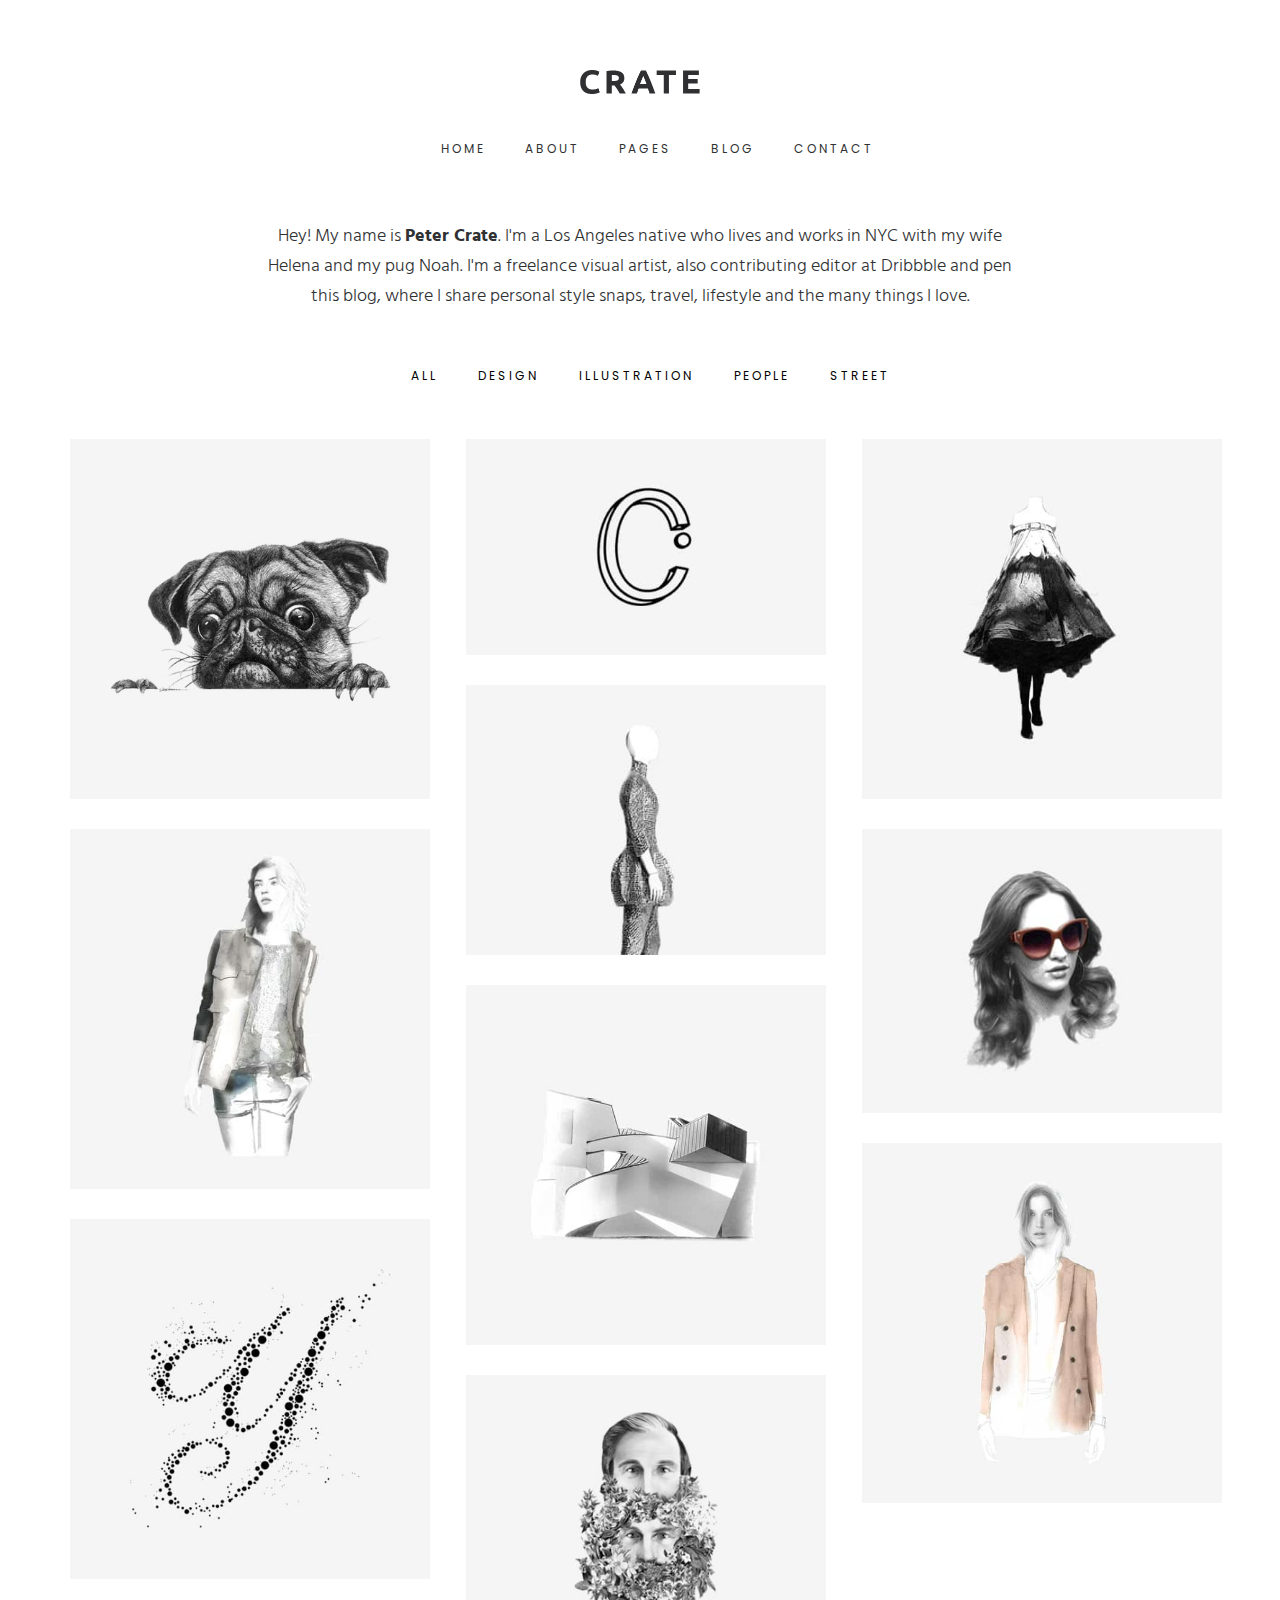
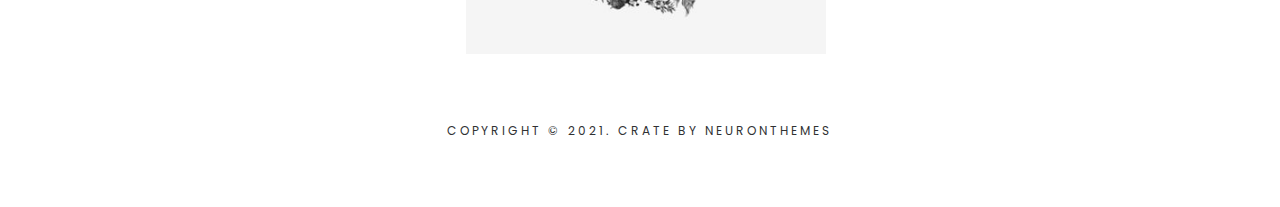
<file: crate-website/index.html>
<!doctype html>
<html lang="en">
<head>
  <meta charset="utf-8">
  <title>Crate</title>
  <meta name="viewport" content="width=device-width, initial-scale=1">
  <link rel="stylesheet" href="font-awesome/css/font-awesome.min.css">
  <link rel="preconnect" href="https://fonts.googleapis.com">
  <link rel="preconnect" href="https://fonts.gstatic.com" crossorigin>
  <link href="https://fonts.googleapis.com/css2?family=Poppins:wght@300;400;500;700&display=swap" rel="stylesheet">
  <link rel="preconnect" href="https://fonts.googleapis.com">
  <link rel="preconnect" href="https://fonts.gstatic.com" crossorigin>
  <link href="https://fonts.googleapis.com/css2?family=Hind&display=swap" rel="stylesheet">
  <link rel="stylesheet" href="css/normalize.css">
  <link rel="stylesheet" href="css/main.css">
</head>
    <body>
        <header class="header">
            <div class="resize">
                <div class="header__inner">
                    <div class="logo">
                        <a href="index.html">
                            <img src="img/logo.png">
                        </a>
                    </div>
                    <div class="burger" id="burger">
                        <a id="js-nav" href="#">
                            <button class="menu" onclick="this.classList.toggle('opened');this.setAttribute('aria-expanded', this.classList.contains('opened'))" aria-label="Main Menu">
                                <svg width="25" height="25" viewBox="0 0 100 100">
                                    <path class="line line1" d="M 20,29.000046 H 80.000231 C 80.000231,29.000046 94.498839,28.817352 94.532987,66.711331 94.543142,77.980673 90.966081,81.670246 85.259173,81.668997 79.552261,81.667751 75.000211,74.999942 75.000211,74.999942 L 25.000021,25.000058" />
                                    <path class="line line2" d="M 20,50 H 80" />
                                    <path class="line line3" d="M 20,70.999954 H 80.000231 C 80.000231,70.999954 94.498839,71.182648 94.532987,33.288669 94.543142,22.019327 90.966081,18.329754 85.259173,18.331003 79.552261,18.332249 75.000211,25.000058 75.000211,25.000058 L 25.000021,74.999942" />
                                </svg>
                            </button>
                        </a>
                    </div>
                </div>
                <nav class="nav active" id="js-toggle-nav-wrap">
                    <menu class="list">
                        <li class="list__item">
                            <a class="nav__link underline" href="index.html">Home</a>
                        </li>
                        <li class="list__item">
                            <a class="nav__link underline" href="about.html">About</a>
                        </li>
                        <li class="list__item dropdown">
                            <a class="nav__link underline" href="#">Pages</a>
                            <ul class="sub__menu">
                                <li class="sub__menu-item">
                                    <a class="sub__link" href="#">Portfolio</a>
                                </li>
                                <li class="sub__menu-item dropdown">
                                    <a class="sub__link" href="blog-grid.html">Blog<i class="fa fa-chevron-right" aria-hidden="true"></i></a>
                                    <ul class="sub__menu">
                                        <li class="sub__menu-item">
                                            <a class="sub__link" href="blog-grid.html">Grid</a>
                                        </li>
                                        <li class="sub__menu-item">
                                            <a class="sub__link" href="full-width.html">Full width</a>
                                        </li>
                                        <li class="sub__menu-item">
                                            <a class="sub__link" href="blog-sidebar.html">Sidebar</a>
                                        </li>
                                    </ul>
                                </li>
                                <li class="sub__menu-item">
                                    <a class="sub__link" href="gallery.html">Gallery</a>
                                </li>
                            </ul>
                        </li>
                        <li class="list__item">
                            <a class="nav__link underline" href="blog-sidebar.html">Blog</a>
                        </li>
                        <li class="list__item">
                            <a class="nav__link underline" href="contacts.html">Contact</a>
                        </li>
                    </menu>
                </nav>
            </div>
        </header>
        <main>
            <div class="resize">
                <div class="page__title">
                    <p>
                        Hey! My name is <strong>Peter Crate</strong>. I'm a Los Angeles native who lives and works in NYC with my wife Helena and my pug Noah. I'm a freelance visual artist, also contributing editor at Dribbble and pen this blog, where I share personal style snaps, travel, lifestyle and the many things I love.
                    </p>
                </div>
                <div class="filters__wrapper">
                    <ul class="filters" id="filters">
                        <li class="filter__link active" data-filter="*">All</li>
                        <li class="filter__link design" data-filter=".design">Design</li>
                        <li class="filter__link illustration" data-filter=".illustration">Illustration</li>
                        <li class="filter__link people" data-filter=".people">People</li>
                        <li class="filter__link street" data-filter=".street">Street</li>
                    </ul>
                </div>
            </div>
        </main>
        <div class="grid grid__wrapper">
            <div class="grid-item people" data-category="people">
                <img src="img/main1.jpg" alt="" >
                <div class="grid-content">
                    <div class="grid-title">Noah</div>
                    <div class="grid-text">People</div>
                </div>
            </div>
            <div class="grid-item design" data-category="design">
                <img src="img/main2.jpg" alt="" >
                <div class="grid-content">
                    <div class="grid-title">Crate</div>
                    <div class="grid-text">Design</div>
                </div>
            </div>
            <div class="grid-item street" data-category="street">
                <img src="img/main3.jpg" alt="" >
                <div class="grid-content">
                    <div class="grid-title">Dress</div>
                    <div class="grid-text">Street</div>
                </div>
            </div>
            <div class="grid-item design" data-category="design">
                <img src="img/main4.jpg" alt="" >
                <div class="grid-content">
                    <div class="grid-title">Sculpture</div>
                    <div class="grid-text">Design</div>
                </div>
            </div>
            <div class="grid-item people" data-category="people">
                <img src="img/main5.jpg" alt="" >
                <div class="grid-content">
                    <div class="grid-title">Sketch Girl</div>
                    <div class="grid-text">People</div>
                </div>
            </div>
            <div class="grid-item street" data-category="street">
                <img src="img/main6.jpg" alt="" >
                <div class="grid-content">
                    <div class="grid-title">Portrait</div>
                    <div class="grid-text">Street</div>
                </div>
            </div>
            <div class="grid-item illustration" data-category="illustration">
                <img src="img/main7.jpg" alt="" >
                <div class="grid-content">
                    <div class="grid-title">Architecture</div>
                    <div class="grid-text">Illustration</div>
                </div>
            </div>
            <div class="grid-item illustration" data-category="illustration">
                <img src="img/main8.jpg" alt="" >
                <div class="grid-content">
                    <div class="grid-title">Fashionsta</div>
                    <div class="grid-text">Illustration</div>
                </div>
            </div>
            <div class="grid-item people" data-category="people">
                <img src="img/main9.jpg" alt="" >
                <div class="grid-content">
                    <div class="grid-title">Simple Letter</div>
                    <div class="grid-text">People</div>
                </div>
            </div>
            <div class="grid-item design" data-category="design">
                <img src="img/main10.jpg" alt="" >
                <div class="grid-content">
                    <div class="grid-title">Treebeard</div>
                    <div class="grid-text">Design</div>
                </div>
            </div>
        </div>
        <footer class="footer">
            <div class="resize">
                <p class="footer__copyright">Copyright © 2021. Crate by <a class="underline" href="#">NeuronThemes</a></p>
            </div>
        </footer>
        <script src="libs/jquery/jquery-3.6.0.min.js"></script>
        <script src="libs/iso/isotope.pkgd.min.js"></script>
        <script src="js/iso.js"></script>
        <script src="js/main.js"></script> 
    </body>
</html>
</file>
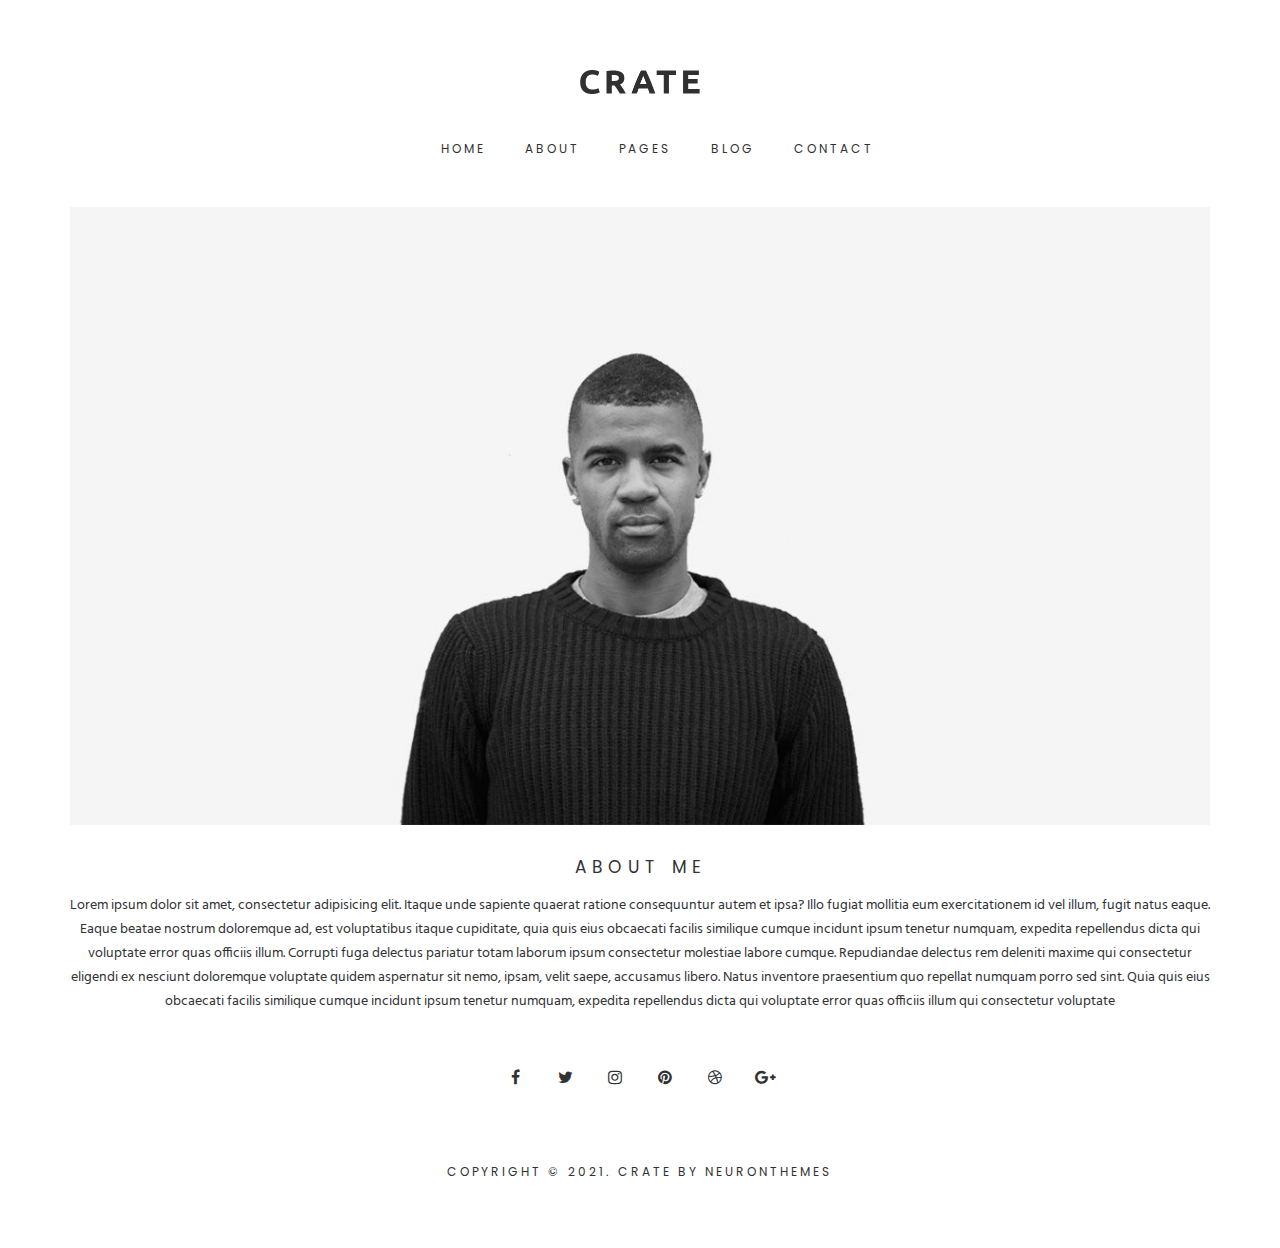
<file: crate-website/about.html>
<!doctype html>
<html lang="en">
<head>
  <meta charset="utf-8">
  <title>About</title>
  <meta name="viewport" content="width=device-width, initial-scale=1">
  <link rel="stylesheet" href="font-awesome/css/font-awesome.min.css">
  <link rel="preconnect" href="https://fonts.googleapis.com">
  <link rel="preconnect" href="https://fonts.gstatic.com" crossorigin>
  <link href="https://fonts.googleapis.com/css2?family=Poppins:wght@300;400;700&display=swap" rel="stylesheet">
  <link rel="preconnect" href="https://fonts.googleapis.com">
  <link rel="preconnect" href="https://fonts.gstatic.com" crossorigin>
  <link href="https://fonts.googleapis.com/css2?family=Hind&display=swap" rel="stylesheet">
  <link rel="stylesheet" href="css/normalize.css">
  <link rel="stylesheet" href="css/about.css">
</head>
<body>
  <header class="header">
    <div class="resize">
      <div class="header__inner">
        <div class="logo">
          <a href="index.html">
            <img src="img/logo.png">
          </a>
        </div>
        <div class="burger" id="burger">
          <a id="js-nav" href="#">
             <button class="menu" onclick="this.classList.toggle('opened');this.setAttribute('aria-expanded', this.classList.contains('opened'))" aria-label="Main Menu">
                <svg width="25" height="25" viewBox="0 0 100 100">
                    <path class="line line1" d="M 20,29.000046 H 80.000231 C 80.000231,29.000046 94.498839,28.817352 94.532987,66.711331 94.543142,77.980673 90.966081,81.670246 85.259173,81.668997 79.552261,81.667751 75.000211,74.999942 75.000211,74.999942 L 25.000021,25.000058" />
                    <path class="line line2" d="M 20,50 H 80" />
                    <path class="line line3" d="M 20,70.999954 H 80.000231 C 80.000231,70.999954 94.498839,71.182648 94.532987,33.288669 94.543142,22.019327 90.966081,18.329754 85.259173,18.331003 79.552261,18.332249 75.000211,25.000058 75.000211,25.000058 L 25.000021,74.999942" />
                </svg>
            </button>
          </a>
        </div>
      </div>
      <nav class="nav active" id="js-toggle-nav-wrap">
       <menu class="list">
          <li class="list__item">
            <a class="nav__link underline" href="index.html">Home</a>
          </li>
          <li class="list__item">
            <a class="nav__link underline" href="about.html">About</a>
          </li>
          <li class="list__item dropdown">
            <a class="nav__link underline" href="#">Pages</a>
              <ul class="sub__menu">
               <li class="sub__menu-item">
                  <a class="sub__link" href="#">Portfolio</a>
               </li>
               <li class="sub__menu-item dropdown">
                  <a class="sub__link" href="blog-grid.html">Blog<i class="fa fa-chevron-right" aria-hidden="true"></i></a>
                  <ul class="sub__menu">
                     <li class="sub__menu-item">
                        <a class="sub__link" href="blog-grid.html">Grid</a>
                     </li>
                     <li class="sub__menu-item">
                        <a class="sub__link" href="full-width.html">Full width</a>
                     </li>
                     <li class="sub__menu-item">
                        <a class="sub__link" href="blog-sidebar.html">Sidebar</a>
                     </li>
                  </ul>
               </li>
               <li class="sub__menu-item">
                  <a class="sub__link" href="gallery.html">Gallery</a>
               </li>
            </ul>
          </li>
          <li class="list__item">
            <a class="nav__link underline" href="blog-sidebar.html">Blog</a>
          </li>
          <li class="list__item">
            <a class="nav__link underline" href="contacts.html">Contact</a>
          </li>
       </menu>
      </nav>
    </div>
  </header>
  <main>
    <div class="resize">
      <div class="about">
        <img class="about__img" src="img/about.jpg">
      </div>
      <div class="about__content">
        <h2 class="about__title">About Me</h2>
        <p class="about__text">Lorem ipsum dolor sit amet, consectetur adipisicing elit.  Itaque unde sapiente quaerat ratione consequuntur autem et ipsa? Illo fugiat mollitia eum exercitationem id vel illum, fugit natus eaque. Eaque beatae nostrum doloremque ad, est voluptatibus itaque cupiditate, quia quis eius obcaecati facilis similique cumque incidunt ipsum tenetur numquam, expedita repellendus dicta qui voluptate error quas officiis illum. Corrupti fuga delectus pariatur totam laborum ipsum consectetur molestiae labore cumque. Repudiandae delectus rem deleniti maxime qui consectetur eligendi ex nesciunt doloremque voluptate quidem aspernatur sit nemo, ipsam, velit saepe, accusamus libero. Natus inventore praesentium quo repellat numquam porro sed sint. Quia quis eius obcaecati facilis similique cumque incidunt ipsum tenetur numquam, expedita repellendus dicta qui voluptate error quas officiis illum qui consectetur voluptate</p>
        <ul class="social__icons">
          <li><a href="#"><i class="fa fa-facebook"></i></a></li>
          <li><a href="#"><i class="fa fa-twitter"></i></a></li>
          <li><a href="#"><i class="fa fa-instagram"></i></a></li>
          <li><a href="#"><i class="fa fa-pinterest"></i></a></li>
          <li><a href="#"><i class="fa fa-dribbble"></i></a></li>
          <li><a href="#"><i class="fa fa-google-plus"></i></a></li>
        </ul>
      </div>
    </div>
  </main>
  <footer class="footer">
    <div class="resize">
      <p class="footer__copyright">Copyright © 2021. Crate by <a class="underline" href="#">NeuronThemes</a></p>
    </div>
  </footer>
  <script src="js/main.js"></script> 
</body>
</html>
</file>
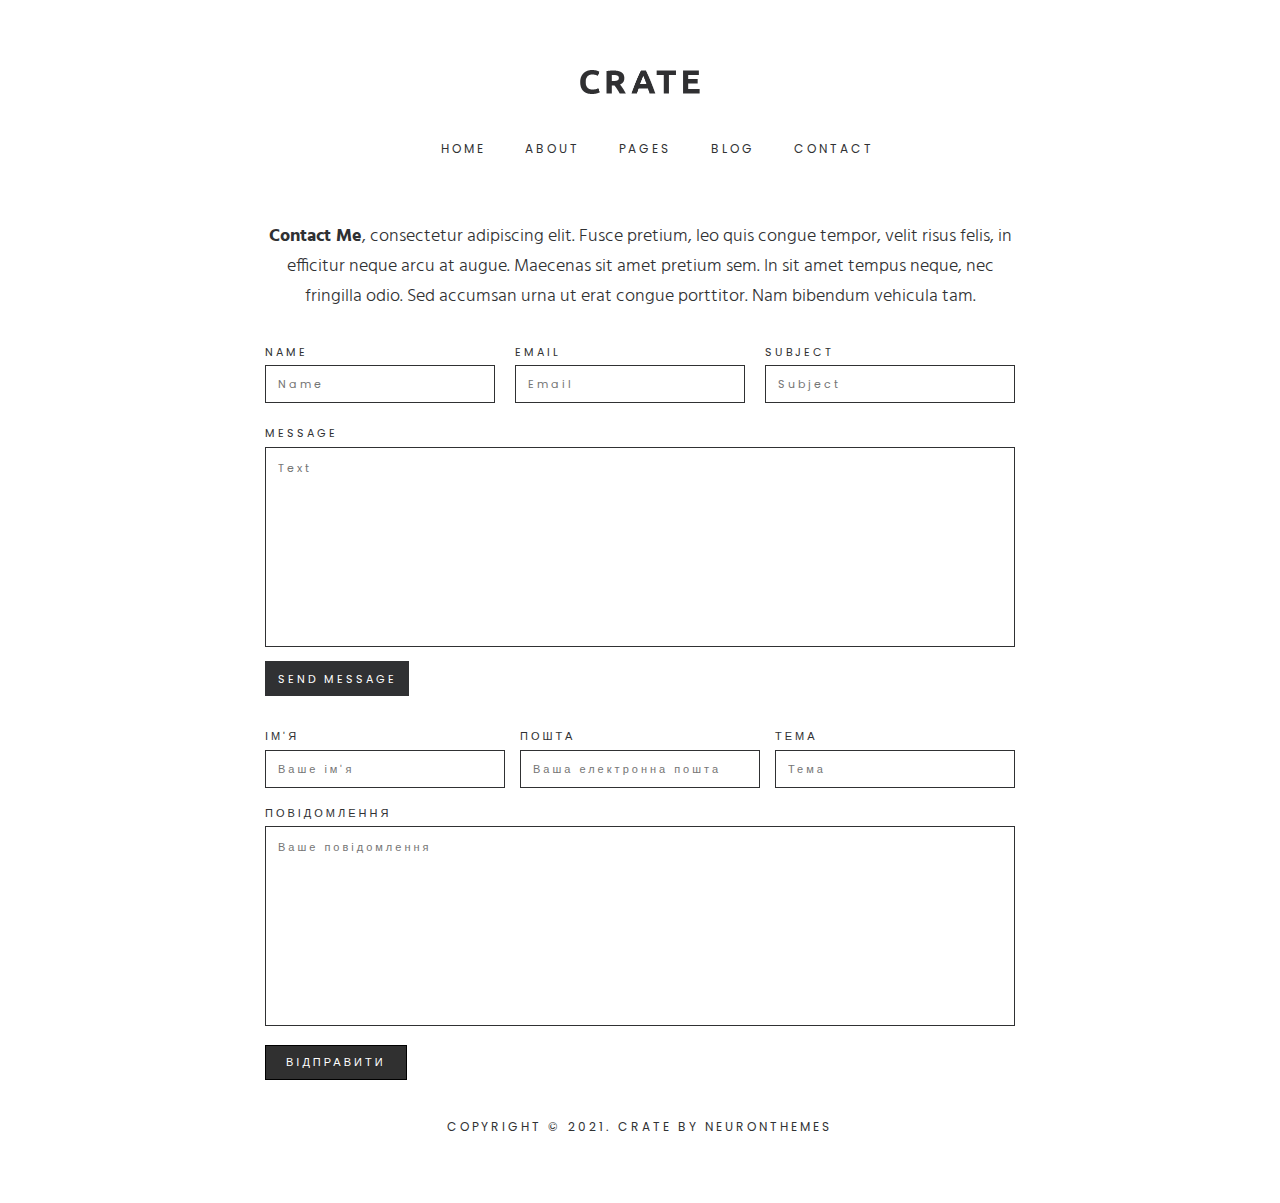
<file: crate-website/contacts.html>
<!doctype html>
<html lang="en">
<head>
  <meta charset="utf-8">
  <title>Contact</title>
  <meta name="viewport" content="width=device-width, initial-scale=1">
  <link rel="stylesheet" href="font-awesome/css/font-awesome.min.css">
  <link rel="preconnect" href="https://fonts.googleapis.com">
  <link rel="preconnect" href="https://fonts.gstatic.com" crossorigin>
  <link href="https://fonts.googleapis.com/css2?family=Poppins:wght@300;400;500;700&display=swap" rel="stylesheet">
  <link rel="preconnect" href="https://fonts.googleapis.com">
  <link rel="preconnect" href="https://fonts.gstatic.com" crossorigin>
  <link href="https://fonts.googleapis.com/css2?family=Hind&display=swap" rel="stylesheet">
  <link rel="stylesheet" href="css/normalize.css">
  <link rel="stylesheet" href="css/contact.css">
</head>
<body>
  <header class="header">
    <div class="resize">
      <div class="header__inner">
        <div class="logo">
          <a href="index.html">
            <img src="img/logo.png">
          </a>
        </div>
        <div class="burger" id="burger">
          <a id="js-nav" href="#">
             <button class="menu" onclick="this.classList.toggle('opened');this.setAttribute('aria-expanded', this.classList.contains('opened'))" aria-label="Main Menu">
                <svg width="25" height="25" viewBox="0 0 100 100">
                    <path class="line line1" d="M 20,29.000046 H 80.000231 C 80.000231,29.000046 94.498839,28.817352 94.532987,66.711331 94.543142,77.980673 90.966081,81.670246 85.259173,81.668997 79.552261,81.667751 75.000211,74.999942 75.000211,74.999942 L 25.000021,25.000058" />
                    <path class="line line2" d="M 20,50 H 80" />
                    <path class="line line3" d="M 20,70.999954 H 80.000231 C 80.000231,70.999954 94.498839,71.182648 94.532987,33.288669 94.543142,22.019327 90.966081,18.329754 85.259173,18.331003 79.552261,18.332249 75.000211,25.000058 75.000211,25.000058 L 25.000021,74.999942" />
                </svg>
            </button>
          </a>
        </div>
      </div>
      <nav class="nav active" id="js-toggle-nav-wrap">
      <menu class="list">
         <li class="list__item">
            <a class="nav__link underline" href="index.html">Home</a>
         </li>
         <li class="list__item">
            <a class="nav__link underline" href="about.html">About</a>
         </li>
         <li class="list__item dropdown">
            <a class="nav__link underline" href="#">Pages</a>
            <ul class="sub__menu">
               <li class="sub__menu-item">
                  <a class="sub__link" href="#">Portfolio</a>
               </li>
               <li class="sub__menu-item dropdown">
                  <a class="sub__link" href="blog-grid.html">Blog<i class="fa fa-chevron-right" aria-hidden="true"></i></a>
                  <ul class="sub__menu">
                     <li class="sub__menu-item">
                        <a class="sub__link" href="blog-grid.html">Grid</a>
                     </li>
                     <li class="sub__menu-item">
                        <a class="sub__link" href="full-width.html">Full width</a>
                     </li>
                     <li class="sub__menu-item">
                        <a class="sub__link" href="blog-sidebar.html">Sidebar</a>
                     </li>
                  </ul>
               </li>
               <li class="sub__menu-item">
                  <a class="sub__link" href="gallery.html">Gallery</a>
               </li>
            </ul>
         </li>
         <li class="list__item">
            <a class="nav__link underline" href="blog-sidebar.html">Blog</a>
         </li>
         <li class="list__item">
            <a class="nav__link underline" href="">Contact</a>
         </li>
      </menu>
      </nav>
    </div>
  </header>
    <section>
        <div class="resize">
            <div class="page__title">
                <p>
                    <strong>Contact Me</strong>, consectetur adipiscing elit. Fusce pretium, leo quis congue tempor, velit risus felis, in efficitur neque arcu at augue. Maecenas sit amet pretium sem. In sit amet tempus neque, nec fringilla odio. Sed accumsan urna ut erat congue porttitor. Nam bibendum vehicula tam.
                </p>
            </div>
        </div>
    </section>
    <div class="contact">
    	<div class="resize__form">
    		<form class="form">
                <p class="form__name">
                    <label for="your-name">	 
                        <span>Name</span>
                        <input type="text" name="your-name" id="your-name" placeholder="Name">
                    </label>
                </p>
                <p class="form__email">
                    <label>
                        <span>Email</span>
                        <input type="email" name="your-email" placeholder="Email">
                    </label>
                </p>
                <p class="form__subject">
                    <label>	
                        <span>Subject</span>
                        <input type="text" name="your-subject" placeholder="Subject">
                    </label>
                </p>
                <p class="form__message">
                    <label>
                        <span>Message</span>
                        <textarea name="your-message" cols="40" rows="10" placeholder="Text"></textarea>
                    </label>
                </p>
                <p class="form__submit">
                    <input type="submit" name="submit" value="Send Message">
                </p>
    	 </form>
   
        <form  class="form-default">
            <div class="row">
                <div class="form-item">
                    <label for="">Ім'я</label>
                    <input type="text" class="form-input" placeholder="Ваше ім'я">
                </div>
                <div class="form-item">
                    <label for="">Пошта</label>
                    <input type="email" class="form-input" placeholder="Ваша електронна пошта">
                </div>
                <div class="form-item">
                    <label for="">Тема</label>
                    <input type="text" class="form-input" placeholder="Тема">
                </div>
            </div>
            <div class="form-item">
                <label for="">Повідомлення</label>
                <textarea name="message" class="form-input" placeholder="Ваше повідомлення"></textarea>
            </div>
            <button class="button">Відправити</button>
        </form>
      </div>
    </div>
    <footer class="footer">
       <div class="resize">
         <p class="footer__copyright">Copyright © 2021. Crate by <a class="footer__link underline" href="">NeuronThemes</a></p>
      </div>
    </footer>
    <script src="js/main.js"></script>
</body>
</html>
</file>
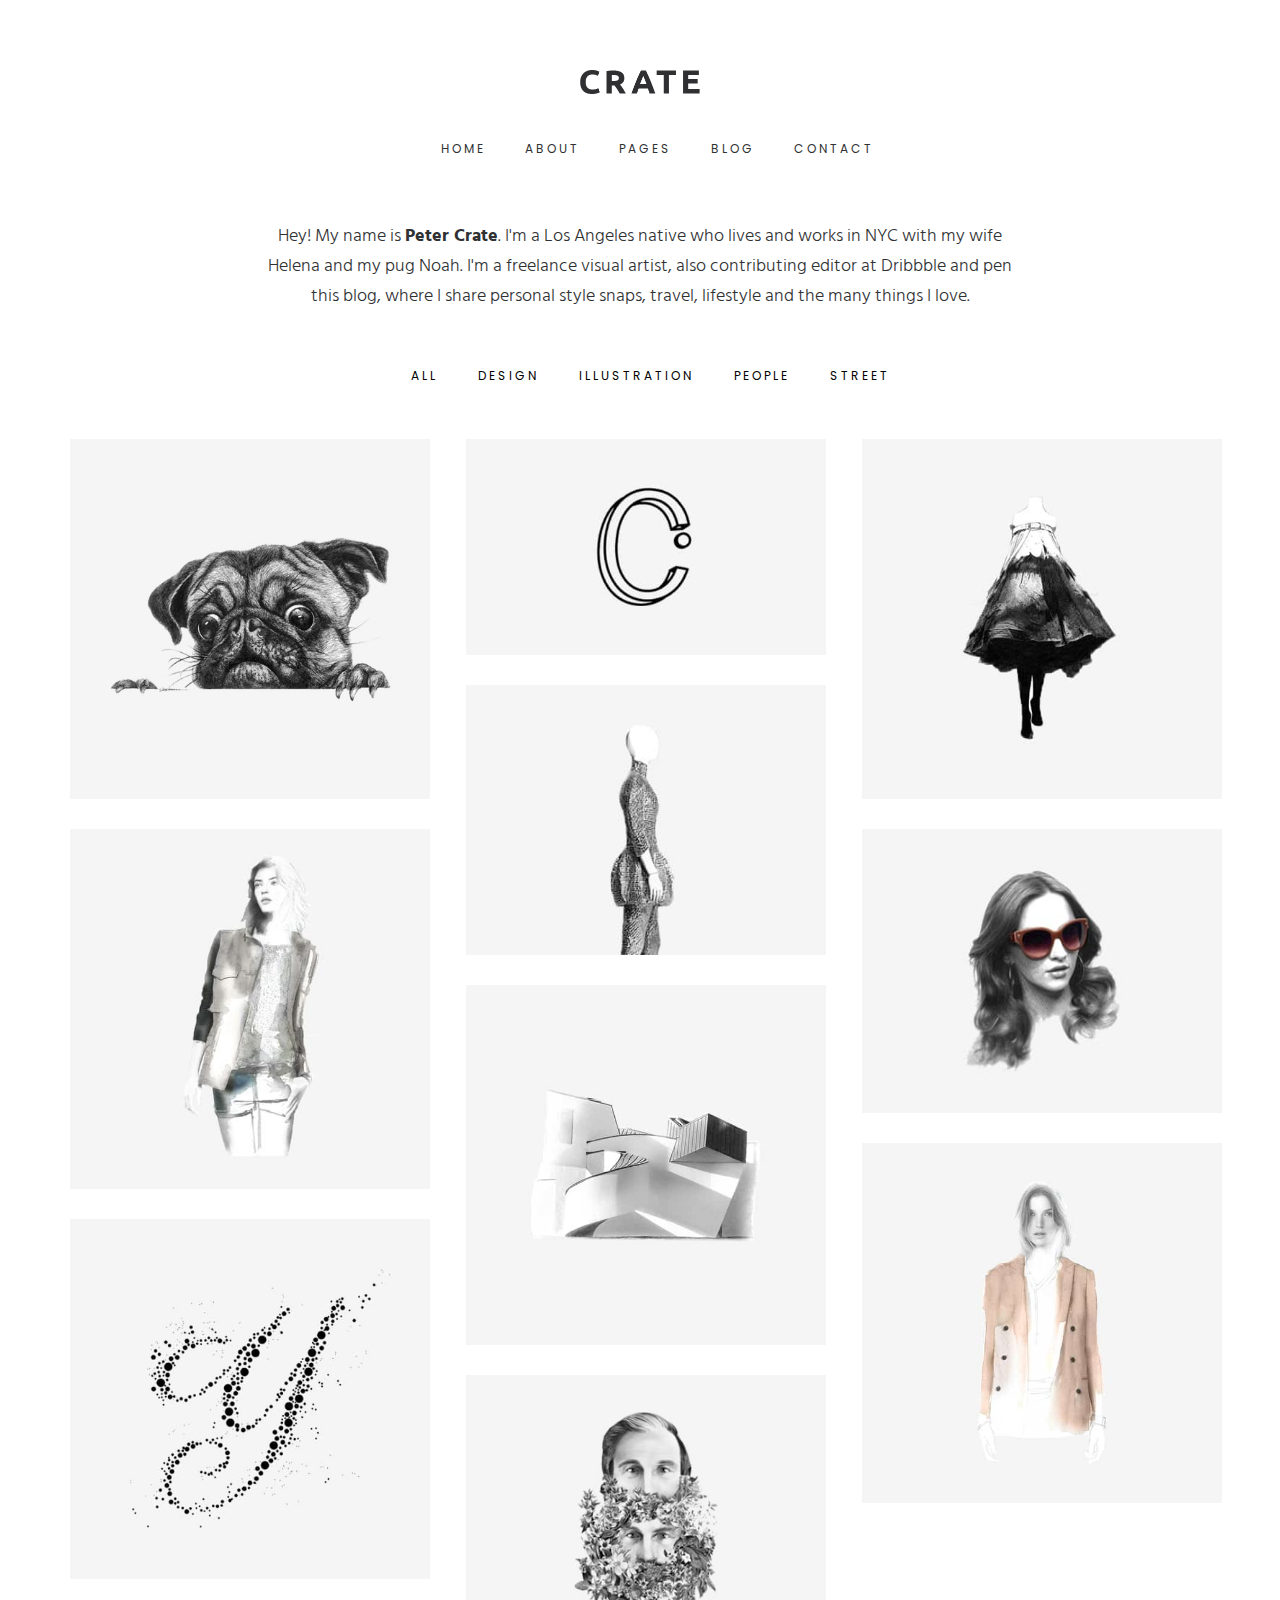
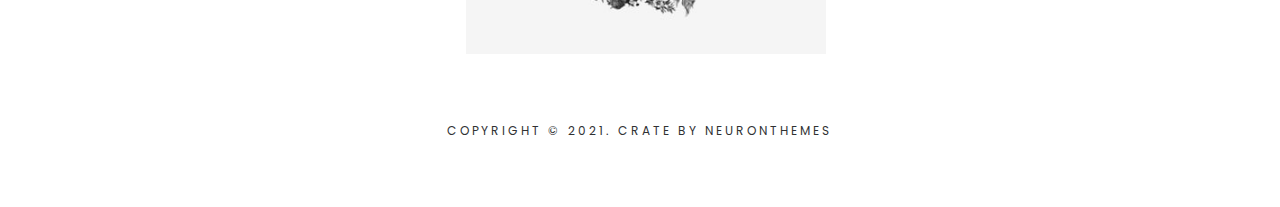
<file: crate-website/gallery.html>
<!doctype html>
<html lang="en">
<head>
  <meta charset="utf-8">
  <title>Gallery</title>
  <meta name="viewport" content="width=device-width, initial-scale=1">
  <link rel="stylesheet" href="font-awesome/css/font-awesome.min.css">
  <link rel="preconnect" href="https://fonts.googleapis.com">
  <link rel="preconnect" href="https://fonts.gstatic.com" crossorigin>
  <link href="https://fonts.googleapis.com/css2?family=Poppins:wght@300;400;500;700&display=swap" rel="stylesheet">
  <link rel="preconnect" href="https://fonts.googleapis.com">
  <link rel="preconnect" href="https://fonts.gstatic.com" crossorigin>
  <link href="https://fonts.googleapis.com/css2?family=Hind&display=swap" rel="stylesheet">
  <link rel="stylesheet" href="libs/magnific-popup/magnific-popup.css">
  <link rel="stylesheet" href="css/normalize.css">
  <link rel="stylesheet" href="css/gallery.css">
</head>
<body>
    <header class="header">
        <div class="resize">
        <div class="header__inner">
            <div class="logo">
            <a href="index.html">
                <img src="img/logo.png">
            </a>
            </div>
            <div class="burger" id="burger">
            <a id="js-nav" href="#">
                    <button class="menu" onclick="this.classList.toggle('opened');this.setAttribute('aria-expanded', this.classList.contains('opened'))" aria-label="Main Menu">
                    <svg width="25" height="25" viewBox="0 0 100 100">
                        <path class="line line1" d="M 20,29.000046 H 80.000231 C 80.000231,29.000046 94.498839,28.817352 94.532987,66.711331 94.543142,77.980673 90.966081,81.670246 85.259173,81.668997 79.552261,81.667751 75.000211,74.999942 75.000211,74.999942 L 25.000021,25.000058" />
                        <path class="line line2" d="M 20,50 H 80" />
                        <path class="line line3" d="M 20,70.999954 H 80.000231 C 80.000231,70.999954 94.498839,71.182648 94.532987,33.288669 94.543142,22.019327 90.966081,18.329754 85.259173,18.331003 79.552261,18.332249 75.000211,25.000058 75.000211,25.000058 L 25.000021,74.999942" />
                    </svg>
                    </button>
            </a>
            </div>
        </div>
        <nav class="nav active" id="js-toggle-nav-wrap">
        <menu class="list">
            <li class="list__item">
                <a class="nav__link underline" href="index.html">Home</a>
            </li>
            <li class="list__item">
                <a class="nav__link underline" href="about.html">About</a>
            </li>
            <li class="list__item dropdown">
                <a class="nav__link underline" href="#">Pages</a>
                <ul class="sub__menu">
                <li class="sub__menu-item">
                    <a class="sub__link" href="#">Portfolio</a>
                </li>
                <li class="sub__menu-item dropdown">
                    <a class="sub__link" href="blog-grid.html">Blog<i class="fa fa-chevron-right" aria-hidden="true"></i></a>
                    <ul class="sub__menu">
                        <li class="sub__menu-item">
                            <a class="sub__link" href="blog-grid.html">Grid</a>
                        </li>
                        <li class="sub__menu-item">
                            <a class="sub__link" href="full-width.html">Full width</a>
                        </li>
                        <li class="sub__menu-item">
                            <a class="sub__link" href="blog-sidebar.html">Sidebar</a>
                        </li>
                    </ul>
                </li>
                <li class="sub__menu-item">
                    <a class="sub__link" href="gallery.html">Gallery</a>
                </li>
                </ul>
            </li>
            <li class="list__item">
                <a class="nav__link underline" href="blog-sidebar.html">Blog</a>
            </li>
            <li class="list__item">
                <a class="nav__link underline" href="contacts.html">Contact</a>
            </li>
        </menu>
        </nav>
        </div>
    </header>
    <main>
        <div class="resize">
            <div class="page__title">
            <p>
                Hey! My name is <strong>Peter Crate</strong>. I'm a Los Angeles native who lives and works in NYC with my wife Helena and my pug Noah. I'm a freelance visual artist, also contributing editor at Dribbble and pen this blog, where I share personal style snaps, travel, lifestyle and the many things I love.
            </p>
            </div>
            <div class="filters__wrapper">
            <ul class="filters" id="filters">
                <li class="filter__link active" data-filter="*">All</li>
                <li class="filter__link design" data-filter=".design">Design</li>
                <li class="filter__link illustration" data-filter=".illustration">Illustration</li>
                <li class="filter__link people" data-filter=".people">People</li>
                <li class="filter__link street" data-filter=".street">Street</li>
            </ul>
            </div>
        </div>
    </main>
        <div class="grid grid__wrapper gallerys">
            <div class="grid-item people" data-category="people">
                <a title="Noah" href="img/main1.jpg" ><img src="img/main1.jpg"></a>
            </div>
            <div class="grid-item design" data-category="design">
                <a title="Crate" href="img/main2.jpg"><img src="img/main2.jpg"></a>
            </div>
            <div class="grid-item street" data-category="street">
                <a title="Dress" href="img/main3.jpg"><img src="img/main3.jpg"></a>
            </div>
            <div class="grid-item design" data-category="design">
                <a title="Sculpture" href="img/main4.jpg"><img src="img/main4.jpg"></a>
            </div>
            <div class="grid-item people" data-category="people">
                <a title="Sketch Girl" href="img/main5.jpg"><img src="img/main5.jpg"></a>
            </div>
            <div class="grid-item street" data-category="street">
                <a title="Portrait" href="img/main6.jpg"><img src="img/main6.jpg"></a>
            </div>
            <div class="grid-item illustration" data-category="illustration">
            <a title="Architecture" href="img/main7.jpg"><img src="img/main7.jpg"></a> 
            </div>
            <div class="grid-item illustration" data-category="illustration">
                <a title="Fashionsta" href="img/main8.jpg"><img src="img/main8.jpg"></a>
            </div>
            <div class="grid-item people" data-category="people">
                <a title="Simple Letter" href="img/main9.jpg"><img src="img/main9.jpg"></a>
            </div>
            <div class="grid-item design" data-category="design">
                <a title="Treebeard" href="img/main10.jpg"><img src="img/main10.jpg"></a>
            </div>
        </div>
        <footer class="footer">
            <div class="resize">
            <p class="footer__copyright">Copyright © 2021. Crate by <a class="underline" href="#">NeuronThemes</a></p>
            </div>
        </footer>
    <script src="libs/jquery/jquery-3.6.0.min.js"></script>
    <script src="libs/magnific-popup/jquery.magnific-popup.min.js"></script>
    <script src="libs/iso/isotope.pkgd.min.js"></script>
    <script src="js/iso.js"></script>
    <script src="js/main.js"></script> 
</body>
</html>
</file>
<file: crate-website/css/main.css>
body {
  font-family: 'Poppins', sans-serif;
}

* {
  margin: 0;
  padding: 0;
  box-sizing: border-box;
}

::selection {
  background:#303133;
  color:#fff;
}

.resize {
  width: 100%;
  max-width: 1170px;;
  margin: 0 auto;
  padding-right: 15px;
  padding-left: 15px;
}

.header {
  padding: 70px 0 40px;
}

header .logo img {
  width: 120px;
  display: inline-block;
}

.logo {
  text-align: center;
  margin-bottom: 40px;
}

.nav {
  text-align: center;
}

.burger {
  position: relative;
  display: none; 
  height: 20px;
  width: 24px;
  line-height: 24px;
}

.burger__inner {
  background-color: #303133;
  display: inline-block;
  position: relative;
  top: -4px;
  width: 24px;
  height: 2px;
}


.burger__inner:before {
  content: "";
  top: 8px;
  display: inline-block;
  position: absolute;
  left: 0;
  width: 24px;
  height: 2px;
  background-color: #303133;
}

.burger__inner:after {
  content: "";
  top: -8px;
  display: inline-block;
  position: absolute;
  left: 0;
  width: 24px;
  height: 2px;
  background-color: #303133;
}

li {
  list-style: none;
}

a {
  text-decoration: none;
  color: #303133;
}

.list__item {
  display: inline-block;
  margin-left: 35px;
  padding-bottom: 10px;
}

.nav__link {
  text-transform: uppercase;
  font-weight: 400;
  font-size: 12px;
  line-height: 13px;
  color: #303133;
  letter-spacing: 3px;
  text-decoration: none;
}

.underline {
  display: inline-block;
  position: relative;
  color: #303133;
}

.underline::after {
  content: '';
  position: absolute;
  width: 100%;
  transform: scaleX(0);
  height: 1px;
  bottom: 0;
  left: 0;
  background-color: #303133;
  transform-origin: bottom right;
  transition: transform 0.2s ease-out;
  margin-bottom: -1px;
}

.underline:hover:after {
  transform: scaleX(1);
  transform-origin: bottom left;
}

header .nav menu li a:first-child {
  margin-left: 0; 
}

/*dropdown*/

.dropdown {
  position: relative;
}

.sub__menu {
  display: none;
  position: absolute;
  background-color: #303133;
  width: 180px;
  padding: 15px 0;
  top: 28px;
  left: -20px;
  z-index: 1;
}

.dropdown:hover > .sub__menu {
  display: block;
  z-index: 99999;
}

.sub__menu .sub__menu {
  position: absolute;
  top: -15px;
  left: 180px;
}

.sub__menu .sub__menu-item {
  display: block;
  margin: 0;
  text-align: left;
  padding: 5px 20px;
  color: #fff;
}

.sub__link {
  display: inline-block;
  position: relative;
  color: white;
  font-size: 11px;
  text-transform: uppercase;
  font-weight: 400;
  line-height: 13px;
  letter-spacing: 3px;
}
    
.sub__link::after {
  content: '';
  position: absolute;
  width: 100%;
  transform: scaleX(0);
  height: 1px;
  bottom: 0;
  left: 0;
  background-color: white;
  transform-origin: bottom right;
  transition: transform 0.2s ease-out;
  margin-bottom: -1px;
}

.sub__link:hover:after {
  transform: scaleX(1);
  transform-origin: bottom left;
}

/*icon arrow to dropdown*/

.fa-chevron-right:before {
  position: absolute;
  font-family: FontAwesome;
  content: "\f105";
  padding-left: 8px;
  top: 0;
}

.page__title {
    padding: 15px 0 30px;
    max-width: 750px;
    margin-left: auto;
    margin-right: auto;
}

.page__title p {
  font-family: 'Hind', sans-serif;
  color: #303133;
  font-size: 18px;
  line-height: 30px;
  font-weight: 300;
  text-align: center;
}

p strong {
  font-weight: 700;
}

.filters__wrapper {
  text-align: center;
  padding: 20px 0;
}

.filters {
    display: flex;
    justify-content: center;
    align-items: center;
    flex-wrap: wrap;
}

.filters__wrapper ul li {
  cursor: pointer;
  font-family: 'Poppins', sans-serif;
  font-size: 12px;
  line-height: 13px;
  letter-spacing: 3px;
  display: inline-block;
  margin-left: 20px;
  text-transform: uppercase;
  padding: 7px 10px;
}

.filter__link-active {
  background-color: #303133;
  color: white;
  border-radius: 4px;
  transition: background 0.3s ease-out;
}

.grid__wrapper {
  max-width: 1170px;
  margin-top: 30px;
  margin-left: auto;
  margin-right: auto;
}

.grid .grid-item {
  padding: 0 15px;
  margin-bottom: 30px;
}

.grid-item {
  position: relative;
  cursor: pointer;
}

.grid-item:hover .grid-content {
  opacity: 1;
}

.grid-content {
    display: flex;
    flex-direction: column;
    justify-content: center;
    text-align: center;
    width: 100%;
    height: 100%;
    position: absolute;
    top: 0;
    left: 0;
    color: #303133;
    background-color: #fff;
    opacity: 0;
    transition: .3s all;
}

.grid-content .grid-title {
    font-family: Poppins;
    font-size: 16px;
    line-height: 20px;
    letter-spacing: 3px;
    font-weight: 500;
    text-transform: uppercase;
    transform: translateY(10px); 
    transition: .2s all;
}

.grid .grid-item .grid-content:hover .grid-title {
    opacity: 1;
    transition-delay: .2s;
    transform: translateY(0);
}

.grid-content .grid-text {
    font-size: 14px;
    transform: translateY(10px);
    transition: .2s all;
}
.grid .grid-item .grid-content:hover .grid-text {
    opacity: 1;
    transition-delay: .3s;
    transform: translateY(0);
}

.grid-item img {
    display: block;
    width: 360px;
    margin: 0 auto;
}

.footer {
    text-align: center;
    padding: 40px 0 70px;
}

.footer__copyright {
    font-family: Poppins;
    font-size: 12px;
    font-weight: 400;
    line-height: 13px;
    letter-spacing: 3px;
    text-transform: uppercase;
    color: #303133;
}

/*Responsive*/

@media (max-width:1200px) {

  .grid-item  img {
    width: 293px;
    max-width: 100%;
  }

}

@media (max-width: 768px) {

    .grid .grid-item {
        width: 100%;
    }

    .grid-item img {
        max-width: 100%;
        width: 100%;
        height: auto;
    }

    .filters__wrapper ul li {
        margin-left: 0;
        font-size: 10px;
    }
}
@media (max-width:500px) {

  .header__inner {
    display: flex;
    justify-content: space-between;
    margin-bottom: 30px;
  }

  .logo {
    margin-bottom: 0;
  }

  .burger {
    display: block;
  }

  .nav {
    display: block;
    background-color: #303133;
    color: white;
    padding-top: 10px;
  }

  .active {
    display: none;
  }

  .underline::after {
    background-color: #fff;
  }

  .nav__link {
    color: white;
  }
  
  .sub__menu  {
    display: block;
    position: static;
    padding: 0;
  } 

  .sub__menu .sub__menu {
    position: static;
  }  

  .list__item {
    display: block;
    margin-left: 35px;
    text-align: left;
  }

  .list__item.dropdown {
    padding: 0;
  }

  .sub__menu {
    width: 100%;
  }

  .sub__menu-item.dropdown {
    padding: 0 20px;
  }

  a.footer p .underline:after  {
    background-color:#303133;
  } 
}

.menu {
  background-color: transparent;
  border: none;
  cursor: pointer;
  display: flex;
  padding: 0;
}

.line {
  fill: none;
  stroke: black;
  stroke-width: 6;
  transition: stroke-dasharray 600ms cubic-bezier(0.4, 0, 0.2, 1),
    stroke-dashoffset 600ms cubic-bezier(0.4, 0, 0.2, 1);
}

.line1 {
  stroke-dasharray: 60 207;
  stroke-width: 6;
}

.line2 {
  stroke-dasharray: 60 60;
  stroke-width: 6;
}

.line3 {
  stroke-dasharray: 60 207;
  stroke-width: 6;
}

.opened .line1 {
  stroke-dasharray: 90 207;
  stroke-dashoffset: -134;
  stroke-width: 6;
}

.opened .line2 {
  stroke-dasharray: 1 60;
  stroke-dashoffset: -30;
  stroke-width: 6;
}

.opened .line3 {
  stroke-dasharray: 90 207;
  stroke-dashoffset: -134;
  stroke-width: 6;
}
</file>
<file: crate-website/css/about.css>
body {
  font-family: 'Poppins', sans-serif;
}

* {
  margin: 0;
  padding: 0;
  box-sizing: border-box;
}

::selection {
  background:#303133;color:#fff
}

.resize {
  width: 100%;
  max-width: 1170px;;
  margin: 0 auto;
  padding-right: 15px;
  padding-left: 15px;
}

.header {
  padding: 70px 0 40px;
}

header .logo img {
  width: 120px;
  display: inline-block;
}

.logo {
  text-align: center;
  margin-bottom: 40px;
}

.nav {
  text-align: center;
}

.burger {
  position: relative;
  display: none; 
  height: 20px;
  width: 24px;
  line-height: 24px;
    
}

.burger__inner {
  background-color: #303133;
  display: inline-block;
  position: relative;
  top: -4px;
  width: 24px;
  height: 2px;
}


.burger__inner:before {
  content: "";
  top: 8px;
  display: inline-block;
  position: absolute;
  left: 0;
  width: 24px;
  height: 2px;
  background-color: #303133;
}

.burger__inner:after {
  content: "";
  top: -8px;
  display: inline-block;
  position: absolute;
  left: 0;
  width: 24px;
  height: 2px;
  background-color: #303133;
}

li {
  list-style: none;
}

a {
  text-decoration: none;
  color: #303133;
}

.list__item {
  display: inline-block;
  margin-left: 35px;
  padding-bottom: 10px;
}

.nav__link {
  text-transform: uppercase;
  font-weight: 400;
  font-size: 12px;
  line-height: 13px;
  color: #303133;
  letter-spacing: 3px;
  text-decoration: none;
}

.underline {
  display: inline-block;
  position: relative;
  color: #303133;
}

.underline::after {
  content: '';
  position: absolute;
  width: 100%;
  transform: scaleX(0);
  height: 1px;
  bottom: 0;
  left: 0;
  background-color: #303133;
  transform-origin: bottom right;
  transition: transform 0.2s ease-out;
  margin-bottom: -1px;
}

.underline:hover:after {
  transform: scaleX(1);
  transform-origin: bottom left;
}

header .nav menu li a:first-child {
  margin-left: 0; 
}

/*dropdown*/

.dropdown {
  position: relative;
}

.sub__menu {
  display: none;
  position: absolute;
  background-color: #303133;
  width: 180px;
  padding: 15px 0;
  top: 28px;
  left: -20px;
  z-index: 1;
}

.dropdown:hover > .sub__menu {
  display: block;
  z-index: 99999;
}

.sub__menu .sub__menu {
  position: absolute;
  top: -15px;
  left: 180px;
}

.sub__menu .sub__menu-item {
  display: block;
  margin: 0;
  text-align: left;
  padding: 5px 20px;
  color: #fff;
}

.sub__link {
  display: inline-block;
  position: relative;
  color: white;
  font-size: 11px;
  text-transform: uppercase;
  font-weight: 400;
  line-height: 13px;
  letter-spacing: 3px;
}
    
.sub__link::after {
  content: '';
  position: absolute;
  width: 100%;
  transform: scaleX(0);
  height: 1px;
  bottom: 0;
  left: 0;
  background-color: white;
  transform-origin: bottom right;
  transition: transform 0.2s ease-out;
  margin-bottom: -1px;
}

.sub__link:hover:after {
  transform: scaleX(1);
  transform-origin: bottom left;
}

/*icon arrow to dropdown*/

.fa-chevron-right:before {
  position: absolute;
  font-family: FontAwesome;
  content: "\f105";
  padding-left: 8px;
  top: 0;
}

.about__img {
  display: block;
  width: 1200px;
  max-width: 100%;
  height: auto;
  margin: 0 auto;
}

.about__content {
  text-align: center;
  margin-top: 30px;
  margin-bottom: 30px;
}

.about__title {
  font-family: 'Poppins', sans-serif;
  font-size: 17px;
  font-weight: 400;
  letter-spacing: 6px;
  line-height: 24px;
  color: #303133;
  text-transform: uppercase;
  margin-bottom: 15px;
}

.about__text {
  font-family: 'Hind', sans-serif;
  text-align: center;
  font-size: 14px;
  line-height: 24px;
  margin-bottom: 45px;
  color: #303133;
}

.social__icons {
  text-align: center;
}

.social__icons li {
  display: inline-block;
  margin: 0 5px;
}

.social__icons li a {
    display: block;
    text-align: center;
    width: 36px;
    height: 36px;
    line-height: 38px;
    border-radius: 50%;
    color: #303133;
    transition: background-color .5s linear;
}

.social__icons li a:hover {
    background-color: #303133;
    color: #fff;
}

.footer {
    text-align: center;
    padding: 40px 0 70px;
}

.footer__copyright {
    font-family: Poppins;
    font-size: 12px;
    font-weight: 400;
    line-height: 13px;
    letter-spacing: 3px;
    text-transform: uppercase;
    color: #303133;
}

/*Responsive*/

@media (max-width:500px) {

  .header__inner {
    display: flex;
    justify-content: space-between;
    margin-bottom: 30px;
  }

  .logo {
    margin-bottom: 0;
  }

  .burger {
    display: block;
  }

  .nav {
    display: block;
    background-color: #303133;
    color: white;
    padding-top: 10px;
  }

  .active {
    display: none;
    width: 100%;
  }

  .underline::after {
    background-color: #fff;
  }

  .nav__link {
    color: white;
  }
  
  .sub__menu  {
    display: block;
    position: static;
    padding: 0;
  } 

  .sub__menu .sub__menu {
    position: static;
  }  

  .list__item {
    display: block;
    margin-left: 35px;
    text-align: left;
  }

  .list__item.dropdown {
    padding: 0;
  }

  .sub__menu {
    width: 100%;
  }

   .sub__menu-item.dropdown {
    padding: 0 20px;
  }

  .footer p .underline:after  {
    background-color:#303133;
  } 
}

.menu {
  background-color: transparent;
  border: none;
  cursor: pointer;
  display: flex;
  padding: 0;
}

.line {
  fill: none;
  stroke: black;
  stroke-width: 6;
  transition: stroke-dasharray 600ms cubic-bezier(0.4, 0, 0.2, 1),
    stroke-dashoffset 600ms cubic-bezier(0.4, 0, 0.2, 1);
}

.line1 {
  stroke-dasharray: 60 207;
  stroke-width: 6;
}

.line2 {
  stroke-dasharray: 60 60;
  stroke-width: 6;
}

.line3 {
  stroke-dasharray: 60 207;
  stroke-width: 6;
}

.opened .line1 {
  stroke-dasharray: 90 207;
  stroke-dashoffset: -134;
  stroke-width: 6;
}

.opened .line2 {
  stroke-dasharray: 1 60;
  stroke-dashoffset: -30;
  stroke-width: 6;
}

.opened .line3 {
  stroke-dasharray: 90 207;
  stroke-dashoffset: -134;
  stroke-width: 6;
}
</file>
<file: crate-website/css/contact.css>
body {
  font-family: 'Poppins', sans-serif;
}

* {
  margin: 0;
  padding: 0;
  box-sizing: border-box;
}

::selection {
  background:#303133;color:#fff
}

.resize {
  width: 100%;
  max-width: 1170px;;
  margin: 0 auto;
  padding-right: 15px;
  padding-left: 15px;
}

.header {
  padding: 70px 0 40px;
}

header .logo img {
  width: 120px;
}

.logo {
  text-align: center;
  margin-bottom: 40px;
}

.nav {
  text-align: center;
}

.burger {
  position: relative;
  display: none; 
  height: 20px;
  width: 24px;
  line-height: 24px;
    
}

.burger__inner {
  background-color: #303133;
  display: inline-block;
  position: relative;
  top: -4px;
  width: 24px;
  height: 2px;
}

.burger__inner:before {
  content: "";
  top: 8px;
  display: inline-block;
  position: absolute;
  left: 0;
  width: 24px;
  height: 2px;
  background-color: #303133;
}

.burger__inner:after {
  content: "";
  top: -8px;
  display: inline-block;
  position: absolute;
  left: 0;
  width: 24px;
  height: 2px;
  background-color: #303133;
}

li {
  list-style: none;
}

a {
  text-decoration: none;
  color: #303133;
}

.list__item {
  display: inline-block;
  margin-left: 35px;
  padding-bottom: 10px;
}

.nav__link {
  text-transform: uppercase;
  font-weight: 400;
  font-size: 12px;
  line-height: 13px;
  color: #303133;
  letter-spacing: 3px;
  text-decoration: none;
}

.underline {
  display: inline-block;
  position: relative;
  color: #303133;
}

.underline::after {
  content: '';
  position: absolute;
  width: 100%;
  transform: scaleX(0);
  height: 1px;
  bottom: 0;
  left: 0;
  background-color: #303133;
  transform-origin: bottom right;
  transition: transform 0.2s ease-out;
  margin-bottom: -1px;
}

.underline:hover:after {
  transform: scaleX(1);
  transform-origin: bottom left;
}

header .nav menu li a:first-child {
    margin-left: 0; 
}

/*dropdown*/

.dropdown {
  position: relative;
}

.sub__menu {
  display: none;
  position: absolute;
  background-color: #303133;
  width: 180px;
  padding: 15px 0;
  top: 28px;
  left: -20px;
  z-index: 1;
}

.dropdown:hover > .sub__menu {
  display: block;
  z-index: 99999;
}

.sub__menu .sub__menu {
  position: absolute;
  top: -15px;
  left: 180px;
}

.sub__menu .sub__menu-item {
  display: block;
  margin: 0;
  text-align: left;
  padding: 5px 20px;
  color: #fff;
}

.sub__link {
  display: inline-block;
  position: relative;
  color: white;
  font-size: 11px;
  text-transform: uppercase;
  font-weight: 400;
  line-height: 13px;
  letter-spacing: 3px;
}
    
.sub__link::after {
  content: '';
  position: absolute;
  width: 100%;
  transform: scaleX(0);
  height: 1px;
  bottom: 0;
  left: 0;
  background-color: white;
  transform-origin: bottom right;
  transition: transform 0.2s ease-out;
  margin-bottom: -1px;
}

.sub__link:hover:after {
  transform: scaleX(1);
  transform-origin: bottom left;
}

/*icon arrow to dropdown*/

.fa-chevron-right:before {
  position: absolute;
  font-family: FontAwesome;
  content: "\f105";
  padding-left: 8px;
  top: 0;
}

.page__title {
    padding: 15px 0 30px;
    max-width: 750px;
    margin-left: auto;
    margin-right: auto;
}

.page__title p {
  font-family: 'Hind', sans-serif;
  color: #303133;
  font-size: 18px;
  line-height: 30px;
  font-weight: 300;
  text-align: center;
}

p strong {
  font-weight: 700;
}

.resize__form {
  width: 100%;
  max-width: 780px;
  margin: 0 auto;
  padding-right: 15px;
  padding-left: 15px;
}

.form {
  margin-bottom: 30px;
}

.form__name,
.form__email,
.form__subject {
    width: 33.33333%;
    float: left;
    padding-right: 20px;
    margin-bottom: 20px;
}

.form__subject {
  padding-right: 0;
}

.form__message  {
  margin-bottom: 10px;
}

label, input, textarea {
  width: 100%;
  font-size: 11px;
  line-height: 13px;
  letter-spacing: 3px;
}

input, textarea {
  border: 1px solid #303133;
  padding: 10px 12px;
  line-height: 16px;
  width: 100%;
  margin-top: 5px;
}

textarea {
  height: 200px;
  line-height: 20px;
  resize: none;
}

span {
  text-transform: uppercase;
  color: #303133;
}

input[type=submit] {
    margin-top: 0;
    line-height: 24px;
    display: inline-block;
    padding: 5px 11px 4px 12px;
    background-color: #303133;
    border: 1px solid #303133;
    color: #fff;
    width: auto;
    cursor: pointer;
    text-transform: uppercase;
    transition: all .2s;
}

form input[type=submit]:hover {
    background-color: #fff;
    color: #303133;
}

/*lesson form*/

.form-default .form-item .form-input:hover,
.form-default .form-item .form-input:active {
  box-shadow: 0 0 20px 0 rgb(0 0 0 / 40%);
}

.form-default .row .form-item {
 
  width: 32%;
}

.form-item {
  margin-bottom: 15px;
}

.form-item label {
  text-transform: uppercase;
  color: #303133;
}

.button {
  font-size: 11px;
  text-transform: uppercase;
  outline: none;
  padding: 10px 20px;
  border: 1px solid #000;
  letter-spacing: 3px;
  background-color: #303030;
  color: white; 
  cursor: pointer;
  transition: all .3s ;
}

.button:hover {
  background-color: white;
  color: #000;
}

.row {
    display: flex;
    flex-wrap: wrap;
    align-content: flex-start;
    justify-content: space-between;
    align-items: center;
}


.footer {
    text-align: center;
    padding: 40px 0 70px;
}

.footer__copyright {
    font-family: Poppins;
    font-size: 12px;
    line-height: 13px;
    letter-spacing: 3px;
    text-transform: uppercase;
    color: #303133;
}

/*Responsive*/

@media (max-width:500px) {

  .header__inner {
    display: flex;
    justify-content: space-between;
    margin-bottom: 30px;
  }

  .logo {
    margin-bottom: 0;
  }

  .burger {
    display: block;
  }

  .nav {
    display: block;
    background-color: #303133;
    color: white;
    padding-top: 10px;
  }

  .active {
    display: none;
    width: 100%;
  }

  .underline::after {
    background-color: #fff;
  }

  .nav__link {
    color: white;
  }
  
  .sub__menu  {
    display: block;
    position: static;
    padding: 0;
  } 

  .sub__menu .sub__menu {
    position: static;
  }  

  .list__item {
    display: block;
    margin-left: 35px;
    text-align: left;
  }

  .list__item.dropdown {
    padding: 0;
  }

  .form__name, 
  .form__email,
  .form__subject {
    display: block;
    width: 100%;
    padding-right: 0;
  }

  .form-default .row .form-item {

    width: 100%;
  }

  .sub__menu {
    width: 100%;
  }

   .sub__menu-item.dropdown {
    padding: 0 20px;
  }

  .footer p .underline:after  {
    background-color:#303133;
  } 
}

.menu {
  background-color: transparent;
  border: none;
  cursor: pointer;
  display: flex;
  padding: 0;
}

.line {
  fill: none;
  stroke: black;
  stroke-width: 6;
  transition: stroke-dasharray 600ms cubic-bezier(0.4, 0, 0.2, 1),
    stroke-dashoffset 600ms cubic-bezier(0.4, 0, 0.2, 1);
}

.line1 {
  stroke-dasharray: 60 207;
  stroke-width: 6;
}

.line2 {
  stroke-dasharray: 60 60;
  stroke-width: 6;
}

.line3 {
  stroke-dasharray: 60 207;
  stroke-width: 6;
}

.opened .line1 {
  stroke-dasharray: 90 207;
  stroke-dashoffset: -134;
  stroke-width: 6;
}

.opened .line2 {
  stroke-dasharray: 1 60;
  stroke-dashoffset: -30;
  stroke-width: 6;
}

.opened .line3 {
  stroke-dasharray: 90 207;
  stroke-dashoffset: -134;
  stroke-width: 6;
}
</file>
<file: crate-website/css/gallery.css>
body {
  font-family: 'Poppins', sans-serif;
}

* {
  margin: 0;
  padding: 0;
  box-sizing: border-box;
}

::selection {
  background:#303133;
  color:#fff;
}

.resize {
  width: 100%;
  max-width: 1170px;;
  margin: 0 auto;
  padding-right: 15px;
  padding-left: 15px;
}

.header {
  padding: 70px 0 40px;
}

header .logo img {
  width: 120px;
  display: inline-block;
}

.logo {
  text-align: center;
  margin-bottom: 40px;
}

.nav {
  text-align: center;
}

.burger {
  position: relative;
  display: none; 
  height: 20px;
  width: 24px;
  line-height: 24px;
    
}

.burger__inner {
  background-color: #303133;
  display: inline-block;
  position: relative;
  top: -4px;
  width: 24px;
  height: 2px;
}


.burger__inner:before {
  content: "";
  top: 8px;
  display: inline-block;
  position: absolute;
  left: 0;
  width: 24px;
  height: 2px;
  background-color: #303133;
}

.burger__inner:after {
  content: "";
  top: -8px;
  display: inline-block;
  position: absolute;
  left: 0;
  width: 24px;
  height: 2px;
  background-color: #303133;
}

li {
  list-style: none;
}

a {
  text-decoration: none;
  color: #303133;
}

.list__item {
  display: inline-block;
  margin-left: 35px;
  padding-bottom: 10px;
}

.nav__link {
  text-transform: uppercase;
  font-weight: 400;
  font-size: 12px;
  line-height: 13px;
  color: #303133;
  letter-spacing: 3px;
  text-decoration: none;
}

.underline {
  display: inline-block;
  position: relative;
  color: #303133;
}

.underline::after {
  content: '';
  position: absolute;
  width: 100%;
  transform: scaleX(0);
  height: 1px;
  bottom: 0;
  left: 0;
  background-color: #303133;
  transform-origin: bottom right;
  transition: transform 0.2s ease-out;
  margin-bottom: -1px;
}

.underline:hover:after {
  transform: scaleX(1);
  transform-origin: bottom left;
}

header .nav menu li a:first-child {
  margin-left: 0; 
}

/*dropdown*/

.dropdown {
  position: relative;
}

.sub__menu {
  display: none;
  position: absolute;
  background-color: #303133;
  width: 180px;
  padding: 15px 0;
  top: 28px;
  left: -20px;
  z-index: 1;
}

.dropdown:hover > .sub__menu {
  display: block;
  z-index: 99999;
}

.sub__menu .sub__menu {
  position: absolute;
  top: -15px;
  left: 180px;
}

.sub__menu .sub__menu-item {
  display: block;
  margin: 0;
  text-align: left;
  padding: 5px 20px;
  color: #fff;
}

.sub__link {
  display: inline-block;
  position: relative;
  color: white;
  font-size: 11px;
  text-transform: uppercase;
  font-weight: 400;
  line-height: 13px;
  letter-spacing: 3px;
}
    
.sub__link::after {
  content: '';
  position: absolute;
  width: 100%;
  transform: scaleX(0);
  height: 1px;
  bottom: 0;
  left: 0;
  background-color: white;
  transform-origin: bottom right;
  transition: transform 0.2s ease-out;
  margin-bottom: -1px;
}

.sub__link:hover:after {
  transform: scaleX(1);
  transform-origin: bottom left;
}

/*icon arrow to dropdown*/

.fa-chevron-right:before {
  position: absolute;
  font-family: FontAwesome;
  content: "\f105";
  padding-left: 8px;
  top: 0;
}

.page__title {
    padding: 15px 0 30px;
    max-width: 750px;
    margin-left: auto;
    margin-right: auto;
}

.page__title p {
  font-family: 'Hind', sans-serif;
  color: #303133;
  font-size: 18px;
  line-height: 30px;
  font-weight: 300;
  text-align: center;
}

p strong {
  font-weight: 700;
}

.filters__wrapper {
  text-align: center;
  padding: 20px 0;
}

.filters {
    display: flex;
    justify-content: center;
    align-items: center;
    flex-wrap: wrap;
}

.filters__wrapper ul li {
  cursor: pointer;
  font-family: 'Poppins', sans-serif;
  font-size: 12px;
  line-height: 13px;
  letter-spacing: 3px;
  display: inline-block;
  margin-left: 20px;
  text-transform: uppercase;
  padding: 7px 10px;
}

.filter__link-active {
  background-color: #303133;
  color: white;
  border-radius: 4px;
  transition: background 0.3s ease-out;
}

.grid__wrapper {
  max-width: 1170px;
  margin-top: 30px;
  margin-left: auto;
  margin-right: auto;
}

.grid .grid-item {
  padding: 0 15px;
  margin-bottom: 30px;
}

.grid-item {
  position: relative;
  cursor: pointer;
}

.grid-item img {
    display: block;
    max-width: 360px;
    margin: 0 auto;
}

.mfp-title {
    text-align: left;
    line-height: 18px;
    color: #F3F3F3;
    word-wrap: break-word;
    padding-right: 36px;
    font-size: 14px;
    font-family: 'Hind';
    font-weight: 400;
}

.footer {
    text-align: center;
    padding: 40px 0 70px;
}

.footer__copyright {
    font-family: Poppins;
    font-size: 12px;
    font-weight: 400;
    line-height: 13px;
    letter-spacing: 3px;
    text-transform: uppercase;
    color: #303133;
}

/*Responsive*/

@media (max-width:1200px) {
  .grid-item a img {
    max-width: 293px;
    width: 100%;
  }

}

@media (max-width: 768px) {

    .grid .grid-item {
        width: 100%;
    }

    .grid-item a img {
        max-width: 100%;
        width: 100%;
        height: auto;
    }
    .filters__wrapper ul li {
        margin-left: 0;
        font-size: 10px;
    }

}

@media (max-width:500px) {

  .header__inner {
    display: flex;
    justify-content: space-between;
    margin-bottom: 30px;
  }

  .logo {
    margin-bottom: 0;
  }

  .burger {
    display: block;
  }

  .nav {
    display: block;
    background-color: #303133;
    color: white;
    padding-top: 10px;
  }

  .active {
    display: none;

  }

  .underline::after {
    background-color: #fff;
  }

  .nav__link {
    color: white;
  }
  
  .sub__menu  {
    display: block;
    position: static;
    padding: 0;
  } 

  .sub__menu .sub__menu {
    position: static;
  }  

  .list__item {
    display: block;
    margin-left: 35px;
    text-align: left;
  }

  .list__item.dropdown {
    padding: 0;
  }

  .sub__menu {
    width: 100%;
  }

  .sub__menu-item.dropdown {
    padding: 0 20px;
  }

  a.footer p .underline:after  {
    background-color:#303133;
  } 
}




.menu {
  background-color: transparent;
  border: none;
  cursor: pointer;
  display: flex;
  padding: 0;
}

.line {
  fill: none;
  stroke: black;
  stroke-width: 6;
  transition: stroke-dasharray 600ms cubic-bezier(0.4, 0, 0.2, 1),
    stroke-dashoffset 600ms cubic-bezier(0.4, 0, 0.2, 1);
}

.line1 {
  stroke-dasharray: 60 207;
  stroke-width: 6;
}

.line2 {
  stroke-dasharray: 60 60;
  stroke-width: 6;
}

.line3 {
  stroke-dasharray: 60 207;
  stroke-width: 6;
}

.opened .line1 {
  stroke-dasharray: 90 207;
  stroke-dashoffset: -134;
  stroke-width: 6;
}

.opened .line2 {
  stroke-dasharray: 1 60;
  stroke-dashoffset: -30;
  stroke-width: 6;
}

.opened .line3 {
  stroke-dasharray: 90 207;
  stroke-dashoffset: -134;
  stroke-width: 6;
}
</file>
